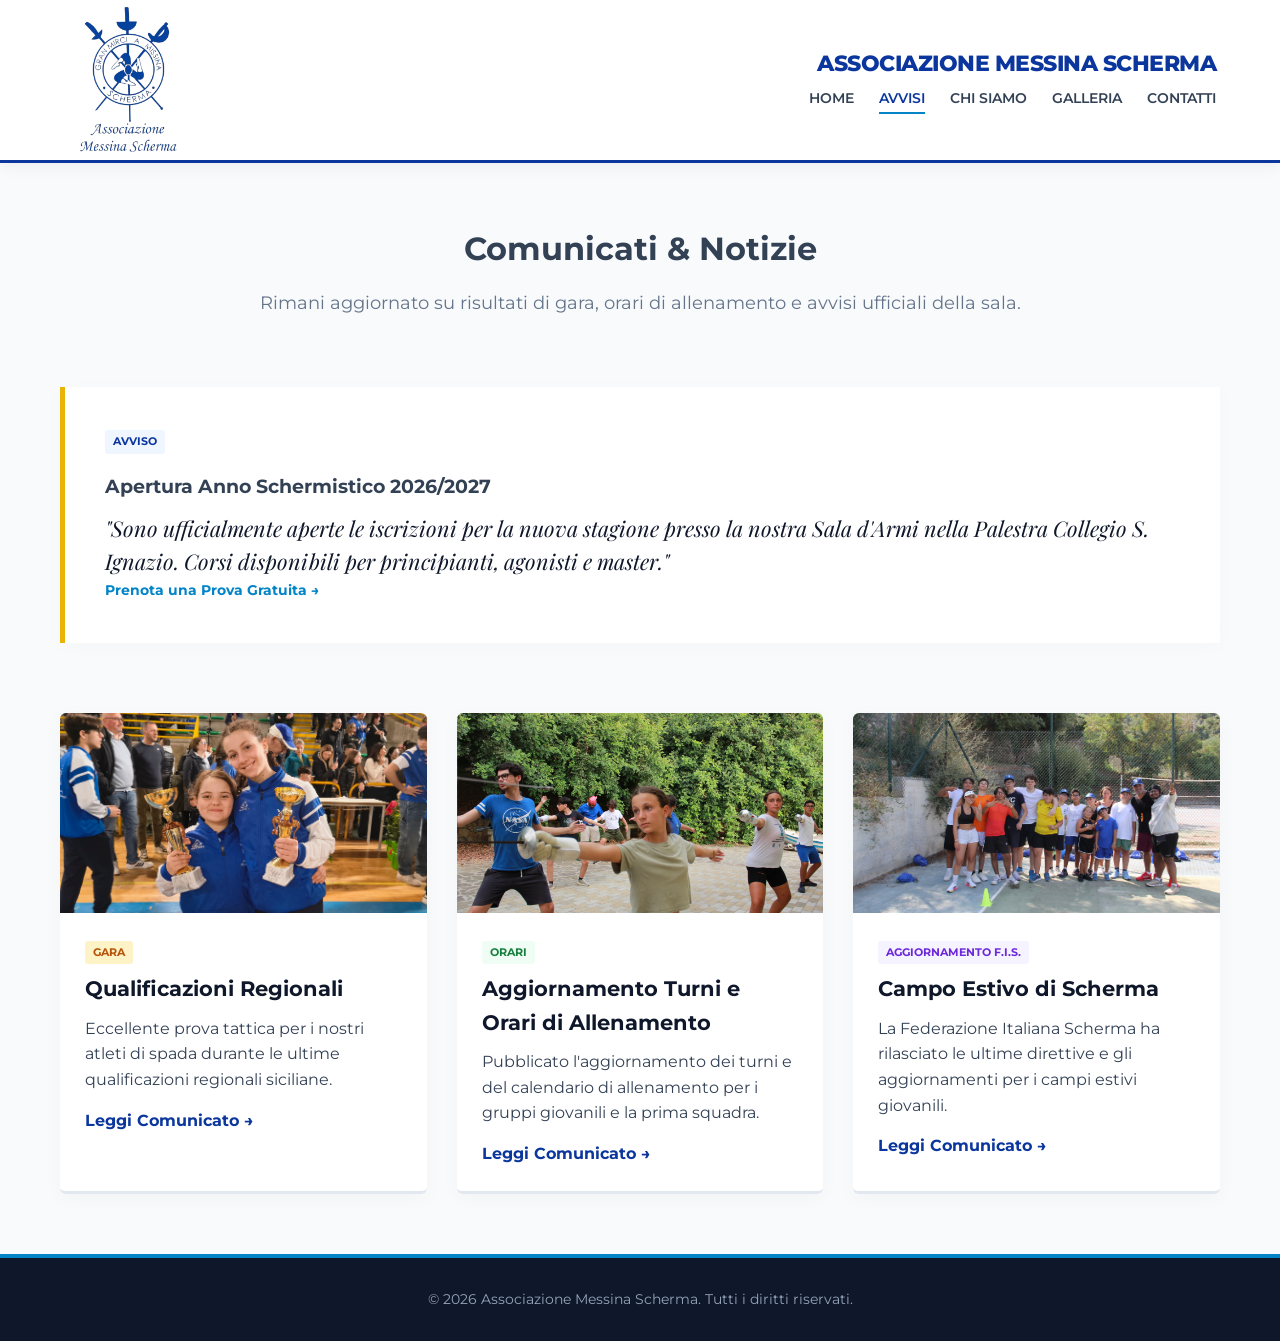
<file: announcement.html>
<!DOCTYPE html>
<html lang="it">
<head>
    <meta charset="UTF-8">
    <meta name="viewport" content="width=device-width, initial-scale=1.0">
    <title>Comunicati &amp; Notizie | ASSOCIAZIONE MESSINA SCHERMA</title>
    <link rel="stylesheet" href="look.css">
    <link rel="preconnect" href="https://fonts.googleapis.com">
    <link rel="preconnect" href="https://fonts.gstatic.com" crossorigin>
    <link href="https://fonts.googleapis.com/css2?family=Montserrat:wght@400;600;700;800&family=Playfair+Display:ital,wght@0,600;1,400&display=swap" rel="stylesheet">
</head>
<body>

    <nav>
        <a href="index.html" class="logo-link">
            <img src="logo.png" alt="Logo Associazione Messina Scherma" class="nav-logo">
        </a>
        <div class="nav-content">
            <div class="nav-title">Associazione Messina Scherma</div>
            <div class="nav-links">
                <a href="index.html">Home</a>
                <a href="announcement.html" class="active">Avvisi</a>
                <a href="about.html">Chi Siamo</a>
                <a href="gallery.html">Galleria</a>
                <a href="contact.html">Contatti</a>
            </div>
        </div>
    </nav>

    <main class="page-container">
        <header class="section-heading">
            <h1>Comunicati &amp; Notizie</h1>
            <p class="section-sub">Rimani aggiornato su risultati di gara, orari di allenamento e avvisi ufficiali della sala.</p>
        </header>

        <section class="institutional-callout">
            <div class="callout-content">
                <span class="badge tag-institutional">Avviso</span>
                <h3 style="font-family:'Montserrat'; font-style:normal; margin: 10px 0;">Apertura Anno Schermistico 2026/2027</h3>
                <p>"Sono ufficialmente aperte le iscrizioni per la nuova stagione presso la nostra Sala d'Armi nella Palestra Collegio S. Ignazio. Corsi disponibili per principianti, agonisti e master."</p>
                <a href="contact.html" style="color:var(--accent-sky); font-weight:700; text-decoration:none; font-size:0.9rem;">Prenota una Prova Gratuita &rarr;</a>
            </div>
        </section>

        <section class="discipline-grid">
            
            <article class="discipline-card">
                <div class="card-media-placeholder" id="media-news-1" style="background-image: url('news-qualificazioni.jpg'); background-size: cover; background-position: center;"></div>
                <div class="card-body">
                    <span class="badge tag-tournament">Gara</span>
                    <h3>Qualificazioni Regionali</h3>
                    <p>Eccellente prova tattica per i nostri atleti di spada durante le ultime qualificazioni regionali siciliane.</p>
                    <a href="newsregionalquali.html" style="display:inline-block; margin-top:15px; color:var(--primary-blue, #0056b3); font-weight:bold; text-decoration:none;">Leggi Comunicato &rarr;</a>
                </div>
            </article>

            <article class="discipline-card">
                <div class="card-media-placeholder" id="media-news-2" style="background-image: url('g20.JPG'); background-size: cover; background-position: center;"></div>
                <div class="card-body">
                    <span class="badge tag-schedule">Orari</span>
                    <h3>Aggiornamento Turni e Orari di Allenamento</h3>
                    <p>Pubblicato l'aggiornamento dei turni e del calendario di allenamento per i gruppi giovanili e la prima squadra.</p>
                    <a href="calenderyear2026-27.html" style="display:inline-block; margin-top:15px; color:var(--primary-blue, #0056b3); font-weight:bold; text-decoration:none;">Leggi Comunicato &rarr;</a>
                </div>
            </article>

            <article class="discipline-card">
                <div class="card-media-placeholder" id="media-news-3" style="background-image: url('news-summer\ camp.JPG'); background-size: cover; background-position: center;"></div>
                <div class="card-body">
                    <span class="badge tag-federal">Aggiornamento F.I.S.</span>
                    <h3>Campo Estivo di Scherma</h3>
                    <p>La Federazione Italiana Scherma ha rilasciato le ultime direttive e gli aggiornamenti per i campi estivi giovanili.</p>
                    <a href="summercapm20264.html" style="display:inline-block; margin-top:15px; color:var(--primary-blue, #0056b3); font-weight:bold; text-decoration:none;">Leggi Comunicato &rarr;</a>
                </div>
            </article>

        </section>
    </main>

    <footer>
        <p>&copy; 2026 Associazione Messina Scherma. Tutti i diritti riservati.</p>
    </footer>

</body>
</html>
</file>
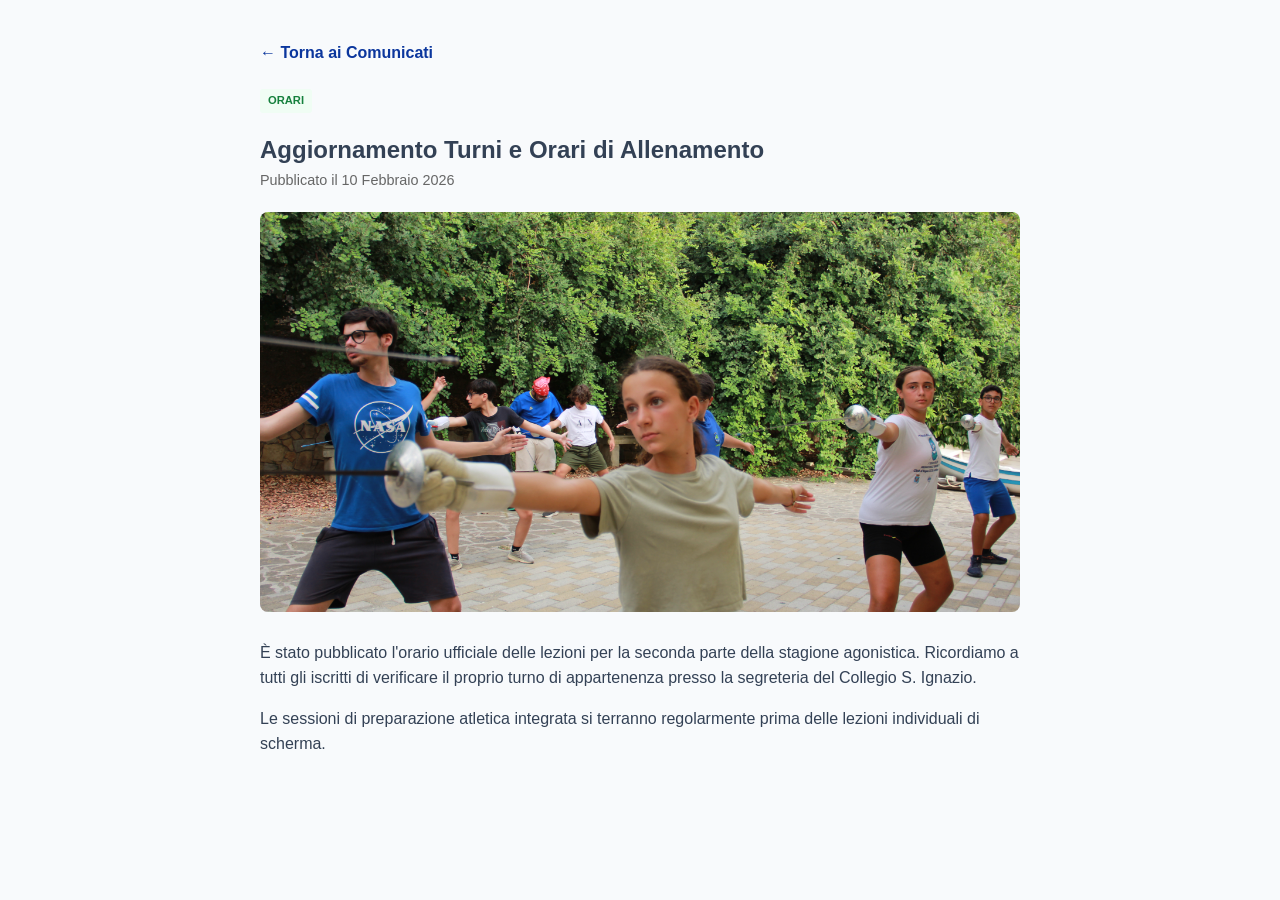
<file: calenderyear2026-27.html>
<!DOCTYPE html>
<html lang="it">
<head>
    <meta charset="UTF-8">
    <meta name="viewport" content="width=device-width, initial-scale=1.0">
    <title>Calendario Allenamenti - Messina Scherma</title>
    <link rel="stylesheet" href="look.css">
</head>
<body>
    <main class="page-container" style="padding-top: 40px; max-width: 800px; margin: 0 auto;">
        <a href="announcement.html" style="text-decoration:none; color:var(--primary-blue, #0056b3); font-weight:bold;">&larr; Torna ai Comunicati</a>
        <article style="margin-top: 20px;">
            <span class="badge tag-schedule">Orari</span>
            <h1 style="margin-top: 10px;">Aggiornamento Turni e Orari di Allenamento</h1>
            <p style="color: #666; font-size: 0.9rem;">Pubblicato il 10 Febbraio 2026</p>
            <img src="g20.JPG" alt="Calendario Allenamenti" style="width: 100%; border-radius: 8px; margin: 20px 0; max-height: 400px; object-fit: cover;">
            <p>È stato pubblicato l'orario ufficiale delle lezioni per la seconda parte della stagione agonistica. Ricordiamo a tutti gli iscritti di verificare il proprio turno di appartenenza presso la segreteria del Collegio S. Ignazio.</p>
            <p style="margin-top: 15px;">Le sessioni di preparazione atletica integrata si terranno regolarmente prima delle lezioni individuali di scherma.</p>
        </article>
    </main>
</body>
</html>
</file>
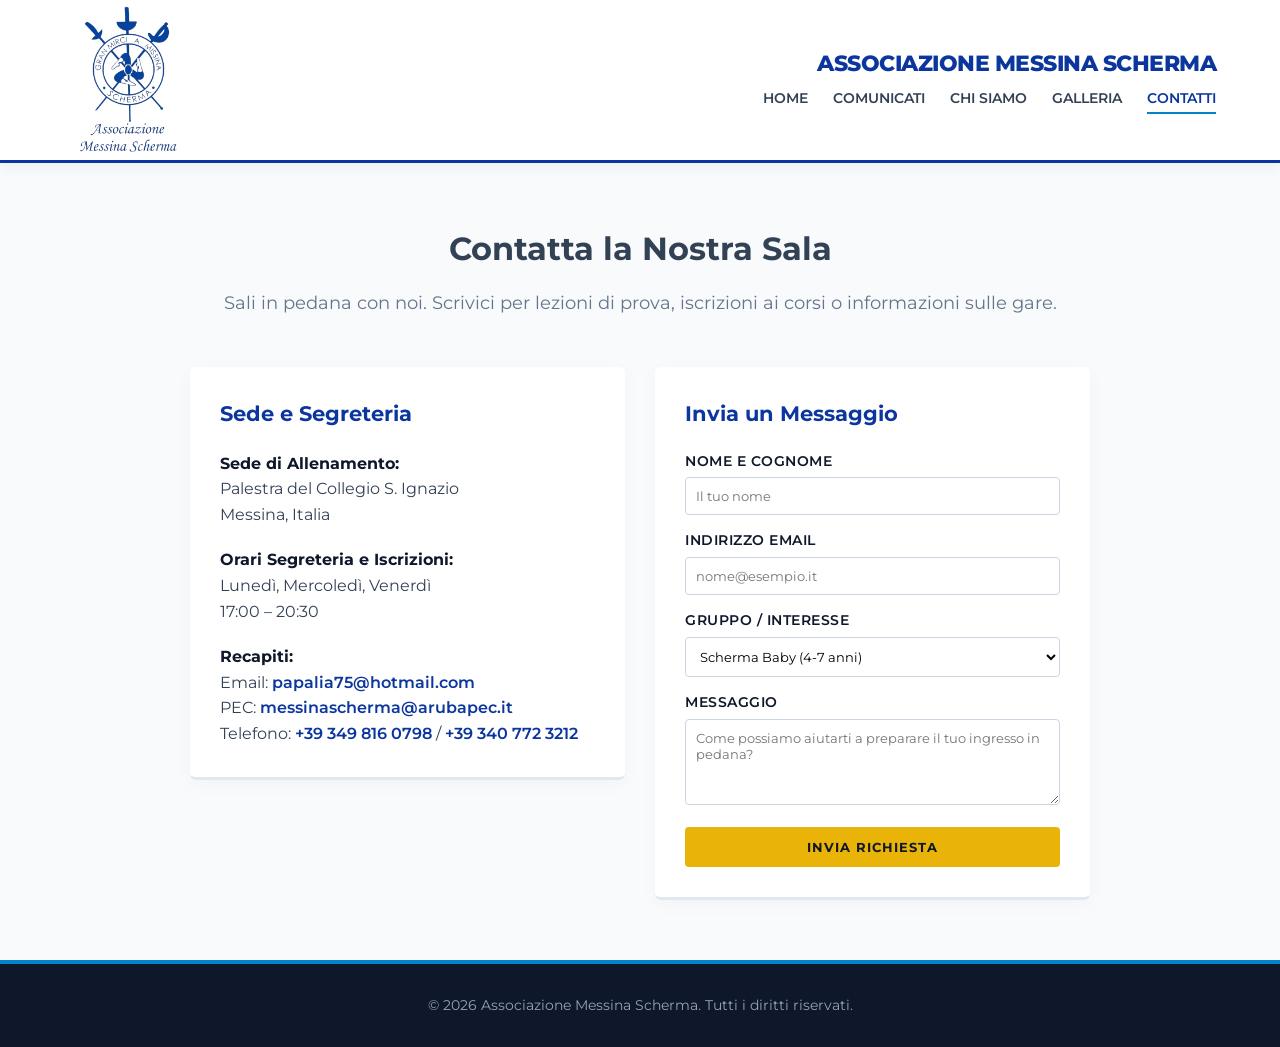
<file: contact.html>
<!DOCTYPE html>
<html lang="it">
<head>
    <meta charset="UTF-8">
    <meta name="viewport" content="width=device-width, initial-scale=1.0">
    <title>Contatti | ASSOCIAZIONE MESSINA SCHERMA</title>
    <link rel="stylesheet" href="look.css">
    <link rel="preconnect" href="https://fonts.googleapis.com">
    <link rel="preconnect" href="https://fonts.gstatic.com" crossorigin>
    <link href="https://fonts.googleapis.com/css2?family=Montserrat:wght@400;600;700;800&family=Playfair+Display:ital,wght@0,600;1,400&display=swap" rel="stylesheet">
    <style>
        /* Small layout optimizations for form interaction */
        .form-input:focus, .form-select:focus, .form-textarea:focus {
            outline: none;
            border-color: var(--primary-blue) !important;
            box-shadow: 0 0 0 3px rgba(30, 58, 138, 0.1);
        }
        .submit-btn:hover {
            background-color: var(--primary-blue) !important;
            color: white !important;
        }
    </style>
</head>
<body>

    <nav>
        <a href="index.html" class="logo-link">
            <img src="logo.png" alt="Logo Associazione Messina Scherma" class="nav-logo">
        </a>
        <div class="nav-content">
            <div class="nav-title">Associazione Messina Scherma</div>
            <div class="nav-links">
                <a href="index.html">Home</a>
                <a href="announcement.html">Comunicati</a>
                <a href="about.html">Chi Siamo</a>
                <a href="gallery.html">Galleria</a>
                <a href="contact.html" class="active">Contatti</a>
            </div>
        </div>
    </nav>

    <main class="page-container">
        <header class="section-heading">
            <h1>Contatta la Nostra Sala</h1>
            <p class="section-sub">Sali in pedana con noi. Scrivici per lezioni di prova, iscrizioni ai corsi o informazioni sulle gare.</p>
        </header>

        <section class="discipline-grid" style="grid-template-columns: repeat(auto-fit, minmax(300px, 1fr)); max-width: 900px; margin: 0 auto; gap: 30px;">
            
            <article class="discipline-card" style="text-align: left; align-self: start;">
                <div class="card-body" style="padding: 30px;">
                    <h3 style="color: var(--primary-blue); font-size: 1.3rem; margin-bottom: 20px; font-family: 'Montserrat', sans-serif; font-weight: 700;">Sede e Segreteria</h3>
                    
                    <p style="margin-bottom: 20px; line-height: 1.6; color: #334155;">
                        <strong style="color: var(--navy-dark);">Sede di Allenamento:</strong><br>
                        Palestra del Collegio S. Ignazio<br>
                        Messina, Italia
                    </p>

                    <p style="margin-bottom: 20px; line-height: 1.6; color: #334155;">
                        <strong style="color: var(--navy-dark);">Orari Segreteria e Iscrizioni:</strong><br>
                        Lunedì, Mercoledì, Venerdì<br>
                        17:00 – 20:30
                    </p>

                    <p style="line-height: 1.6; color: #334155;">
                        <strong style="color: var(--navy-dark);">Recapiti:</strong><br>
                        Email: <a href="mailto:papalia75@hotmail.com" style="color: var(--primary-blue); text-decoration: none; font-weight: 600;">papalia75@hotmail.com</a><br>
                        PEC: <a href="mailto:messinascherma@arubapec.it" style="color: var(--primary-blue); text-decoration: none; font-weight: 600;">messinascherma@arubapec.it</a><br>
                        Telefono: <a href="tel:+393498160798" style="color: var(--primary-blue); text-decoration: none; font-weight: 600;">+39 349 816 0798</a> / <a href="tel:+393407723212" style="color: var(--primary-blue); text-decoration: none; font-weight: 600;">+39 340 772 3212</a>
                    </p>
                </div>
            </article>

            <article class="discipline-card" style="text-align: left;">
                <div class="card-body" style="padding: 30px;">
                    <h3 style="color: var(--primary-blue); font-size: 1.3rem; margin-bottom: 20px; font-family: 'Montserrat', sans-serif; font-weight: 700;">Invia un Messaggio</h3>
                    
                    <form action="https://formspree.io/f/moedpanz" method="POST" style="display: flex; flex-direction: column; gap: 15px;">
                        <div>
                            <label style="display: block; font-size: 0.85rem; font-weight: 600; margin-bottom: 5px; text-transform: uppercase; color: var(--navy-dark); letter-spacing: 0.5px;">Nome e Cognome</label>
                            <input type="text" name="full_name" required placeholder="Il tuo nome" class="form-input" style="width: 100%; padding: 10px; border: 1px solid #cbd5e1; border-radius: 4px; font-family: inherit; box-sizing: border-box; transition: all 0.2s;">
                        </div>

                        <div>
                            <label style="display: block; font-size: 0.85rem; font-weight: 600; margin-bottom: 5px; text-transform: uppercase; color: var(--navy-dark); letter-spacing: 0.5px;">Indirizzo Email</label>
                            <input type="email" name="email" required placeholder="nome@esempio.it" class="form-input" style="width: 100%; padding: 10px; border: 1px solid #cbd5e1; border-radius: 4px; font-family: inherit; box-sizing: border-box; transition: all 0.2s;">
                        </div>

                        <div>
                            <label style="display: block; font-size: 0.85rem; font-weight: 600; margin-bottom: 5px; text-transform: uppercase; color: var(--navy-dark); letter-spacing: 0.5px;">Gruppo / Interesse</label>
                            <select name="weapon_group" class="form-select" style="width: 100%; padding: 10px; border: 1px solid #cbd5e1; border-radius: 4px; font-family: inherit; box-sizing: border-box; background: white; transition: all 0.2s;">
                                <option value="Scherma Baby (4-7 anni)">Scherma Baby (4-7 anni)</option>
                                <option value="Gruppi Giovanili Fioretto / Spada">Gruppi Giovanili Fioretto / Spada</option>
                                <option value="Agonisti Adulti / Master">Agonisti Adulti / Master</option>
                                <option value="Richiesta Istituzionale Generale">Richiesta Istituzionale Generale</option>
                            </select>
                        </div>

                        <div>
                            <label style="display: block; font-size: 0.85rem; font-weight: 600; margin-bottom: 5px; text-transform: uppercase; color: var(--navy-dark); letter-spacing: 0.5px;">Messaggio</label>
                            <textarea name="message" rows="4" required placeholder="Come possiamo aiutarti a preparare il tuo ingresso in pedana?" class="form-textarea" style="width: 100%; padding: 10px; border: 1px solid #cbd5e1; border-radius: 4px; font-family: inherit; box-sizing: border-box; resize: vertical; transition: all 0.2s;"></textarea>
                        </div>

                        <button type="submit" class="submit-btn" style="background-color: var(--accent-gold); color: var(--navy-dark); font-weight: 700; border: none; padding: 12px; border-radius: 4px; cursor: pointer; text-transform: uppercase; letter-spacing: 1px; transition: all 0.2s; font-family: 'Montserrat', sans-serif;">
                            Invia Richiesta
                        </button>
                    </form>
                </div>
            </article>

        </section>
    </main>

    <footer>
        <p>&copy; 2026 Associazione Messina Scherma. Tutti i diritti riservati.</p>
    </footer>

</body>
</html>
</file>
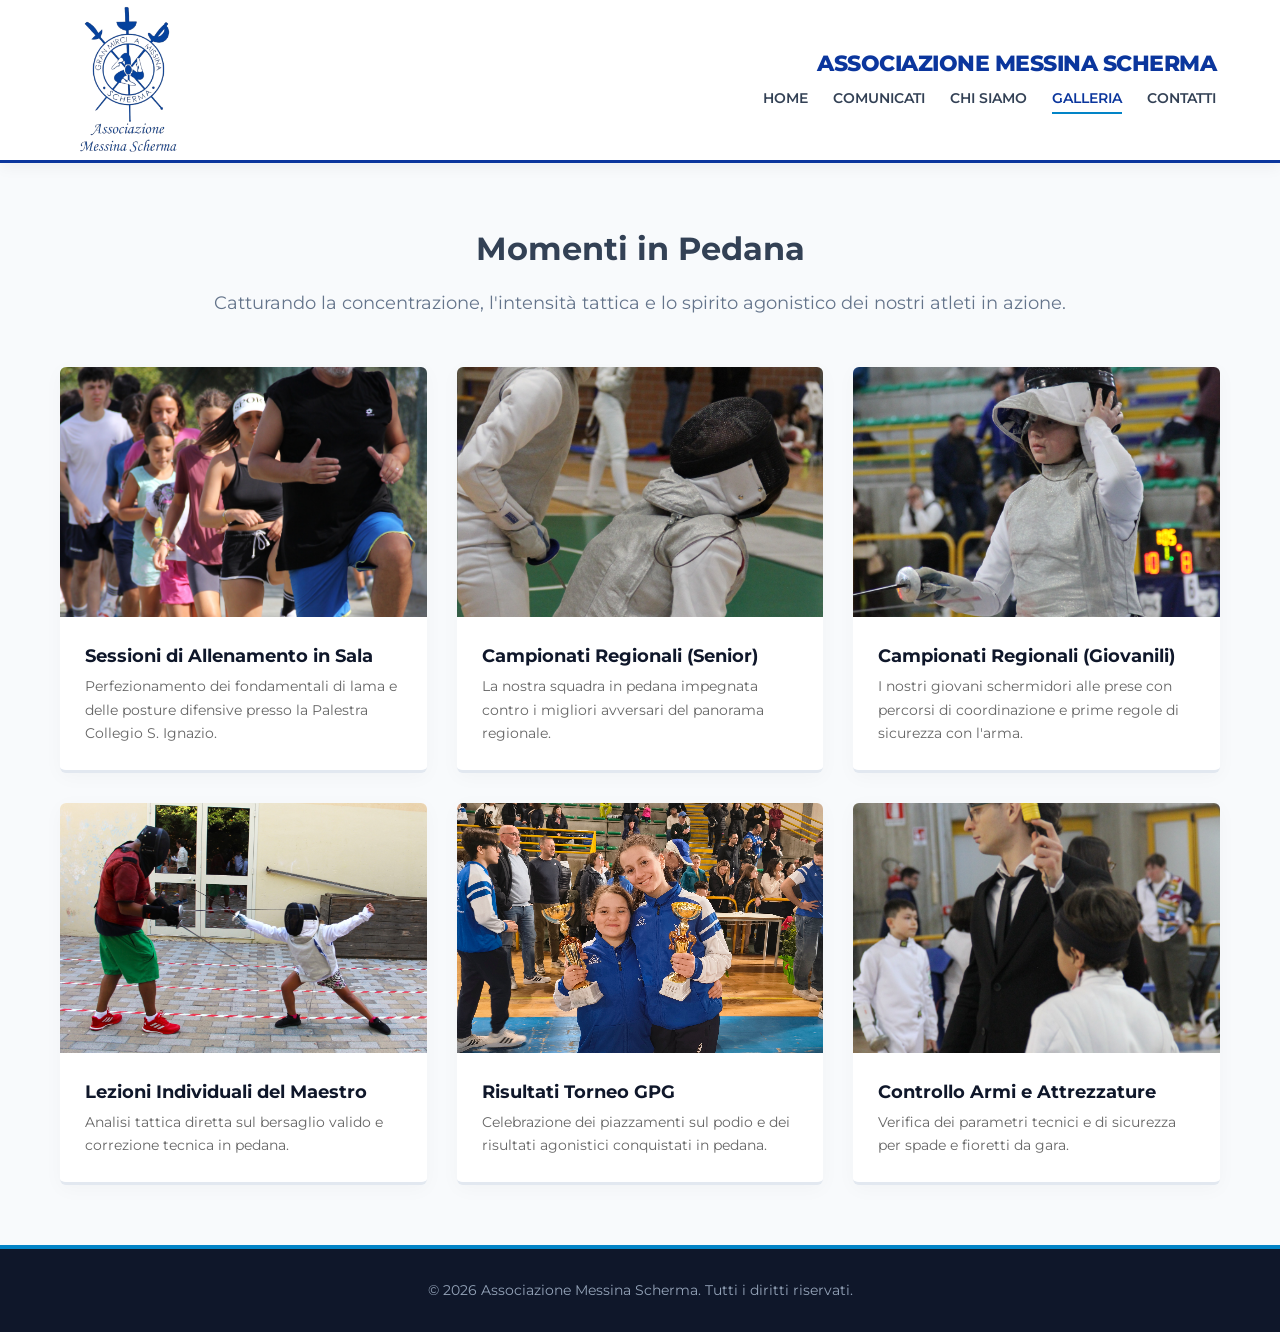
<file: gallery.html>
<!DOCTYPE html>
<html lang="it">
<head>
    <meta charset="UTF-8">
    <meta name="viewport" content="width=device-width, initial-scale=1.0">
    <title>Galleria | ASSOCIAZIONE MESSINA SCHERMA</title>
    <link rel="stylesheet" href="look.css">
    <link rel="preconnect" href="https://fonts.googleapis.com">
    <link rel="preconnect" href="https://fonts.gstatic.com" crossorigin>
    <link href="https://fonts.googleapis.com/css2?family=Montserrat:wght@400;600;700;800&family=Playfair+Display:ital,wght@0,600;1,400&display=swap" rel="stylesheet">
</head>
<body>

    <nav>
        <a href="index.html" class="logo-link">
            <img src="logo.png" alt="Logo Associazione Messina Scherma" class="nav-logo">
        </a>
        <div class="nav-content">
            <div class="nav-title">Associazione Messina Scherma</div>
            <div class="nav-links">
                <a href="index.html">Home</a>
                <a href="announcement.html">Comunicati</a>
                <a href="about.html">Chi Siamo</a>
                <a href="gallery.html" class="active">Galleria</a>
                <a href="contact.html">Contatti</a>
            </div>
        </div>
    </nav>

    <main class="page-container">
        <header class="section-heading">
            <h1>Momenti in Pedana</h1>
            <p class="section-sub">Catturando la concentrazione, l'intensità tattica e lo spirito agonistico dei nostri atleti in azione.</p>
        </header>

        <section class="discipline-grid">
            
            <!-- Sub-Gallery 1: Salle Training -->
            <a href="galleryhall.html" style="text-decoration: none; color: inherit; display: block;">
                <article class="discipline-card">
                    <div class="card-media-placeholder" style="background-image: url('g13.JPG'); height: 250px;"></div>
                    <div class="card-body">
                        <h3 style="font-size: 1.1rem; margin-bottom: 5px;">Sessioni di Allenamento in Sala</h3>
                        <p style="font-size: 0.9rem; color: #666;">Perfezionamento dei fondamentali di lama e delle posture difensive presso la Palestra Collegio S. Ignazio.</p>
                    </div>
                </article>
            </a>

            <!-- Sub-Gallery 2: Senior Regional -->
            <a href="gallerysenior.html" style="text-decoration: none; color: inherit; display: block;">
                <article class="discipline-card">
                    <div class="card-media-placeholder" style="background-image: url('g3.JPG'); height: 250px;"></div>
                    <div class="card-body">
                        <h3 style="font-size: 1.1rem; margin-bottom: 5px;">Campionati Regionali (Senior)</h3>
                        <p style="font-size: 0.9rem; color: #666;">La nostra squadra in pedana impegnata contro i migliori avversari del panorama regionale.</p>
                    </div>
                </article>
            </a>

            <!-- Sub-Gallery 3: Junior Regional -->
            <a href="galleryjunior.html" style="text-decoration: none; color: inherit; display: block;">
                <article class="discipline-card">
                    <div class="card-media-placeholder" style="background-image: url('g5.JPG'); height: 250px;"></div>
                    <div class="card-body">
                        <h3 style="font-size: 1.1rem; margin-bottom: 5px;">Campionati Regionali (Giovanili)</h3>
                        <p style="font-size: 0.9rem; color: #666;">I nostri giovani schermidori alle prese con percorsi di coordinazione e prime regole di sicurezza con l'arma.</p>
                    </div>
                </article>
            </a>

            <!-- Sub-Gallery 4: Master Lessons -->
            <a href="gallery-master.html" style="text-decoration: none; color: inherit; display: block;">
                <article class="discipline-card">
                    <div class="card-media-placeholder" style="background-image: url('g4.JPG'); height: 250px;"></div>
                    <div class="card-body">
                        <h3 style="font-size: 1.1rem; margin-bottom: 5px;">Lezioni Individuali del Maestro</h3>
                        <p style="font-size: 0.9rem; color: #666;">Analisi tattica diretta sul bersaglio valido e correzione tecnica in pedana.</p>
                    </div>
                </article>
            </a>

            <!-- Sub-Gallery 5: GPG Tournament -->
            <a href="gallery-gpg.html" style="text-decoration: none; color: inherit; display: block;">
                <article class="discipline-card">
                    <div class="card-media-placeholder" style="background-image: url('news-qualificazioni.jpg'); height: 250px;"></div>
                    <div class="card-body">
                        <h3 style="font-size: 1.1rem; margin-bottom: 5px;">Risultati Torneo GPG</h3>
                        <p style="font-size: 0.9rem; color: #666;">Celebrazione dei piazzamenti sul podio e dei risultati agonistici conquistati in pedana.</p>
                    </div>
                </article>
            </a>

            <!-- Sub-Gallery 6: Gear Inspections -->
            <a href="gallery-gear.html" style="text-decoration: none; color: inherit; display: block;">
                <article class="discipline-card">
                    <div class="card-media-placeholder" style="background-image: url('g6.JPG'); height: 250px;"></div>
                    <div class="card-body">
                        <h3 style="font-size: 1.1rem; margin-bottom: 5px;">Controllo Armi e Attrezzature</h3>
                        <p style="font-size: 0.9rem; color: #666;">Verifica dei parametri tecnici e di sicurezza per spade e fioretti da gara.</p>
                    </div>
                </article>
            </a>

        </section>
    </main>

    <footer>
        <p>&copy; 2026 Associazione Messina Scherma. Tutti i diritti riservati.</p>
    </footer>

</body>
</html>
</file>
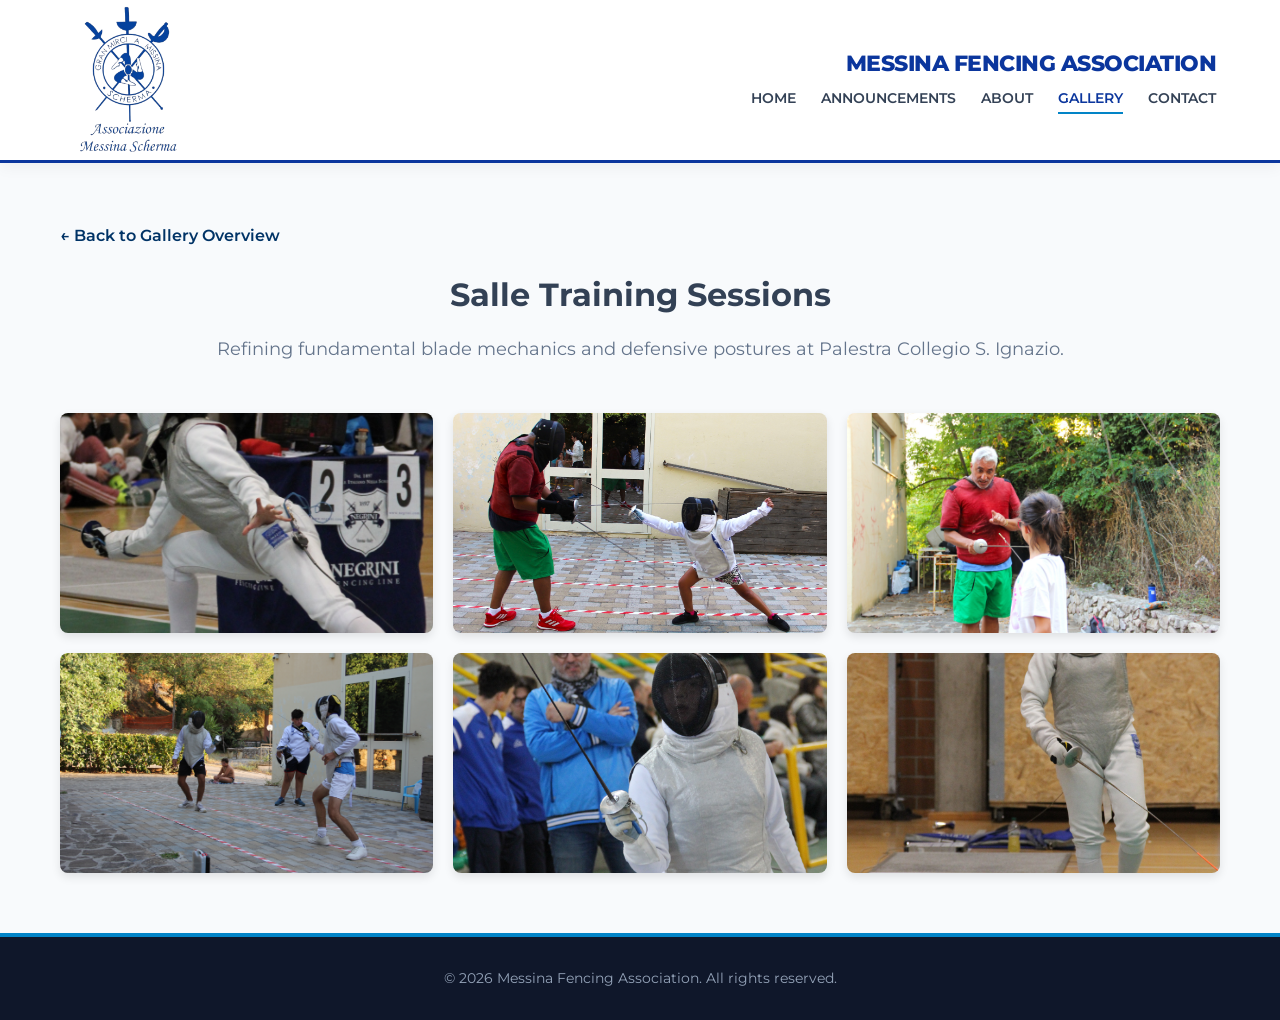
<file: galleryhall.html>
<!DOCTYPE html>
<html lang="en">
<head>
    <meta charset="UTF-8">
    <meta name="viewport" content="width=device-width, initial-scale=1.0">
    <title>Salle Training Sessions | ASSOCIAZIONE MESSINA SCHERMA</title>
    <link rel="stylesheet" href="look.css">
    <link rel="preconnect" href="https://fonts.googleapis.com">
    <link rel="preconnect" href="https://fonts.gstatic.com" crossorigin>
    <link href="https://fonts.googleapis.com/css2?family=Montserrat:wght@400;600;700;800&family=Playfair+Display:ital,wght@0,600;1,400&display=swap" rel="stylesheet">
    <style>
        .photo-matrix {
            display: grid;
            grid-template-columns: repeat(auto-fill, minmax(280px, 1fr));
            gap: 20px;
            margin: 30px 0;
        }
        .photo-item {
            width: 100%;
            height: 220px;
            object-fit: cover;
            border-radius: 8px;
            box-shadow: 0 4px 10px rgba(0,0,0,0.1);
            transition: transform 0.3s ease;
        }
        .photo-item:hover {
            transform: scale(1.03);
        }
        .back-btn {
            display: inline-block;
            margin-bottom: 20px;
            color: #003366;
            text-decoration: none;
            font-weight: 600;
        }
    </style>
</head>
<body>

    <nav>
        <a href="index.html" class="logo-link">
            <img src="logo.png" alt="Messina Fencing Association logo" class="nav-logo">
        </a>
        <div class="nav-content">
            <div class="nav-title">Messina Fencing Association</div>
            <div class="nav-links">
                <a href="index.html">Home</a>
                <a href="announcement.html">Announcements</a>
                <a href="about.html">About</a>
                <a href="gallery.html" class="active">Gallery</a>
                <a href="contact.html">Contact</a>
            </div>
        </div>
    </nav>

    <main class="page-container">
        <a href="gallery.html" class="back-btn">← Back to Gallery Overview</a>
        
        <header class="section-heading">
            <h1>Salle Training Sessions</h1>
            <p class="section-sub">Refining fundamental blade mechanics and defensive postures at Palestra Collegio S. Ignazio.</p>
        </header>

        <!-- Sub-Gallery Image Grid -->
        <div class="photo-matrix">
            <img src="g2.JPG" alt="Training Session 1" class="photo-item">
            <img src="g4.JPG" alt="Training Session 2" class="photo-item">
            <img src="g9.JPG" alt="Foil Mechanics" class="photo-item">
            <img src="g10.JPG" alt="Epee Footwork" class="photo-item">
            <img src="g11.JPG" alt="Youth Drills" class="photo-item">
            <img src="g12.JPG" alt="Gear Prep" class="photo-item">
        </div>
    </main>

    <footer>
        <p>&copy; 2026 Messina Fencing Association. All rights reserved.</p>
    </footer>

</body>
</html>
</file>
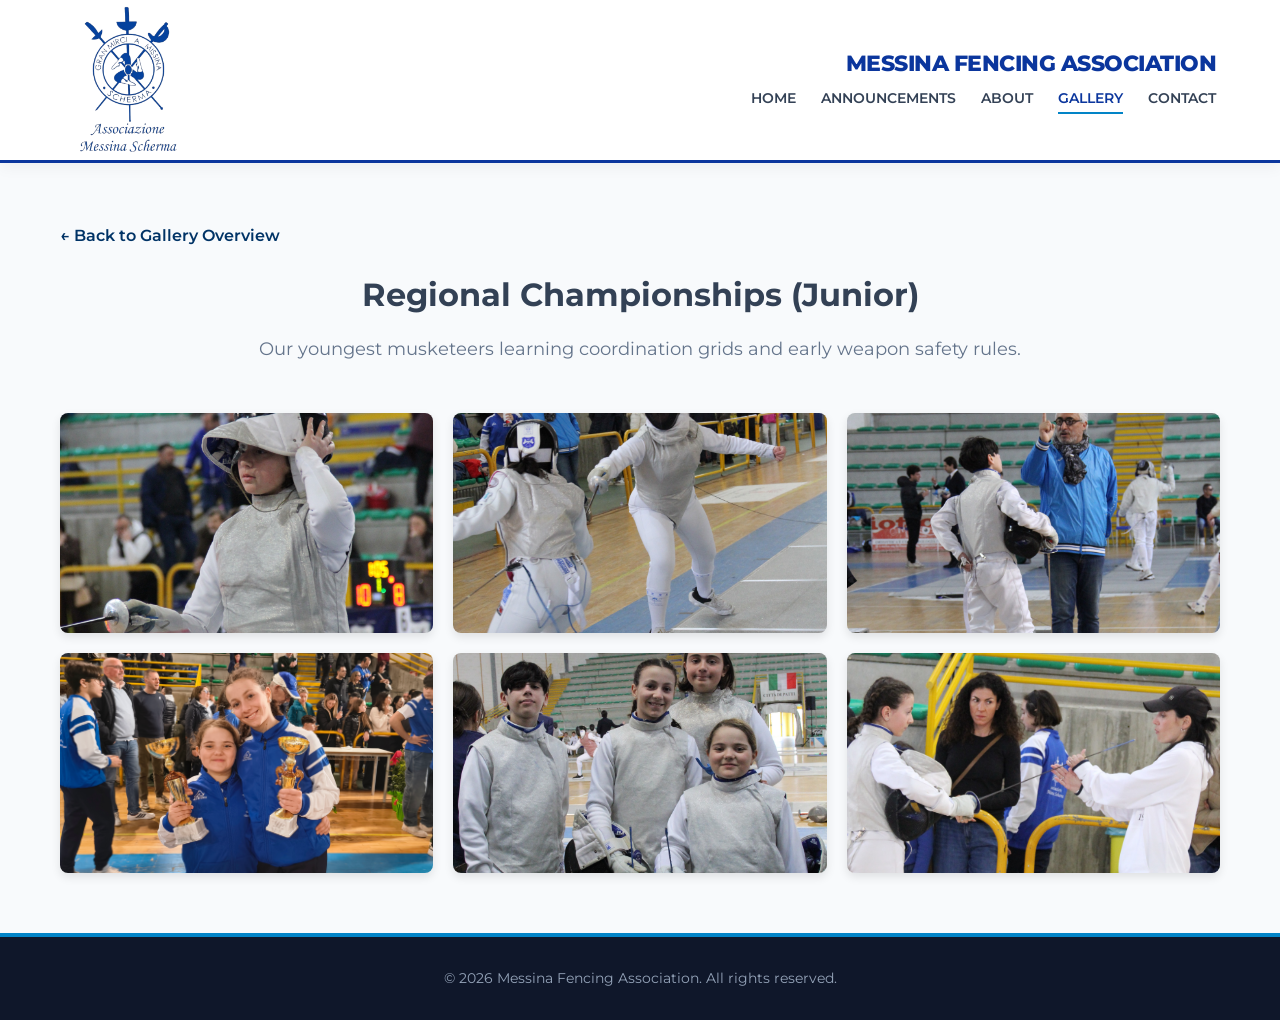
<file: galleryjunior.html>
<!DOCTYPE html>
<html lang="en">
<head>
    <meta charset="UTF-8">
    <meta name="viewport" content="width=device-width, initial-scale=1.0">
    <title>Regional Championships (Junior) | ASSOCIAZIONE MESSINA SCHERMA</title>
    <link rel="stylesheet" href="look.css">
    <link rel="preconnect" href="https://fonts.googleapis.com">
    <link rel="preconnect" href="https://fonts.gstatic.com" crossorigin>
    <link href="https://fonts.googleapis.com/css2?family=Montserrat:wght@400;600;700;800&family=Playfair+Display:ital,wght@0,600;1,400&display=swap" rel="stylesheet">
    <style>
        .photo-matrix {
            display: grid;
            grid-template-columns: repeat(auto-fill, minmax(280px, 1fr));
            gap: 20px;
            margin: 30px 0;
        }
        .photo-item {
            width: 100%;
            height: 220px;
            object-fit: cover;
            border-radius: 8px;
            box-shadow: 0 4px 10px rgba(0,0,0,0.1);
            transition: transform 0.3s ease;
        }
        .photo-item:hover {
            transform: scale(1.03);
        }
        .back-btn {
            display: inline-block;
            margin-bottom: 20px;
            color: #003366;
            text-decoration: none;
            font-weight: 600;
        }
    </style>
</head>
<body>

    <nav>
        <a href="index.html" class="logo-link">
            <img src="logo.png" alt="Messina Fencing Association logo" class="nav-logo">
        </a>
        <div class="nav-content">
            <div class="nav-title">Messina Fencing Association</div>
            <div class="nav-links">
                <a href="index.html">Home</a>
                <a href="announcement.html">Announcements</a>
                <a href="about.html">About</a>
                <a href="gallery.html" class="active">Gallery</a>
                <a href="contact.html">Contact</a>
            </div>
        </div>
    </nav>

    <main class="page-container">
        <a href="gallery.html" class="back-btn">← Back to Gallery Overview</a>
        
        <header class="section-heading">
            <h1>Regional Championships (Junior)</h1>
            <p class="section-sub">Our youngest musketeers learning coordination grids and early weapon safety rules.</p>
        </header>

        <div class="photo-matrix">
            <img src="g5.JPG" alt="Junior Athlete Action 1" class="photo-item">
            <img src="g17.JPG" alt="Junior Footwork Grid" class="photo-item">
            <img src="g18.JPG" alt="Youth Blade Drills" class="photo-item">
            <img src="news-qualificazioni.jpg" alt="Junior Strip Match" class="photo-item">
            <img src="youth.JPG" alt="Tactical Preparation" class="photo-item">
            <img src="g19.JPG" alt="Junior Squad Group" class="photo-item">
        </div>
    </main>

    <footer>
        <p>&copy; 2026 Messina Fencing Association. All rights reserved.</p>
    </footer>

</body>
</html>
</file>
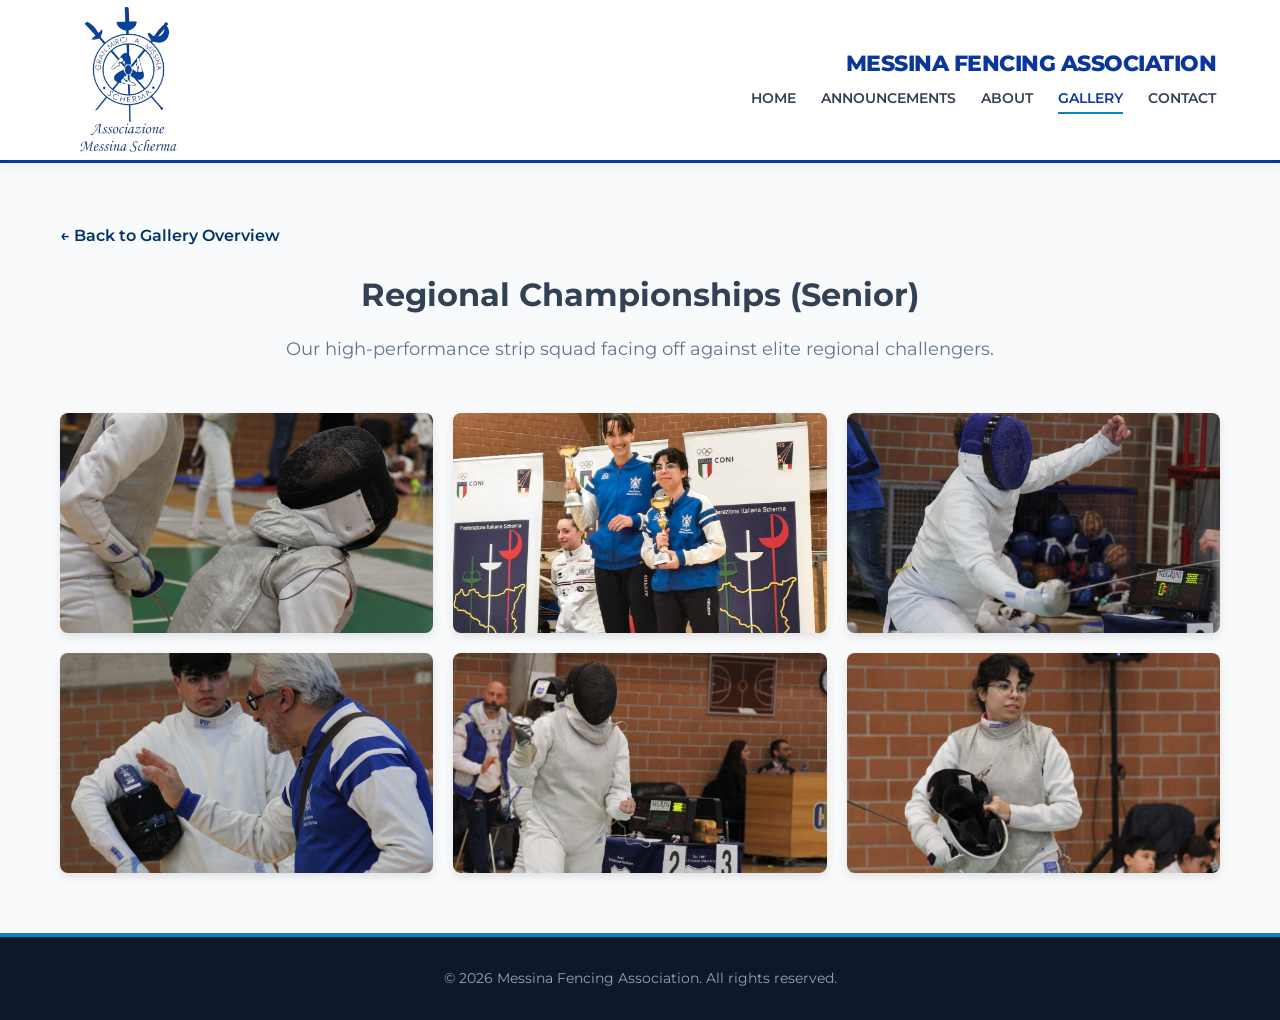
<file: gallerysenior.html>
<!DOCTYPE html>
<html lang="en">
<head>
    <meta charset="UTF-8">
    <meta name="viewport" content="width=device-width, initial-scale=1.0">
    <title>Regional Championships (Senior) | ASSOCIAZIONE MESSINA SCHERMA</title>
    <link rel="stylesheet" href="look.css">
    <link rel="preconnect" href="https://fonts.googleapis.com">
    <link rel="preconnect" href="https://fonts.gstatic.com" crossorigin>
    <link href="https://fonts.googleapis.com/css2?family=Montserrat:wght@400;600;700;800&family=Playfair+Display:ital,wght@0,600;1,400&display=swap" rel="stylesheet">
    <style>
        .photo-matrix {
            display: grid;
            grid-template-columns: repeat(auto-fill, minmax(280px, 1fr));
            gap: 20px;
            margin: 30px 0;
        }
        .photo-item {
            width: 100%;
            height: 220px;
            object-fit: cover;
            border-radius: 8px;
            box-shadow: 0 4px 10px rgba(0,0,0,0.1);
            transition: transform 0.3s ease;
        }
        .photo-item:hover {
            transform: scale(1.03);
        }
        .back-btn {
            display: inline-block;
            margin-bottom: 20px;
            color: #003366;
            text-decoration: none;
            font-weight: 600;
        }
    </style>
</head>
<body>

    <nav>
        <a href="index.html" class="logo-link">
            <img src="logo.png" alt="Messina Fencing Association logo" class="nav-logo">
        </a>
        <div class="nav-content">
            <div class="nav-title">Messina Fencing Association</div>
            <div class="nav-links">
                <a href="index.html">Home</a>
                <a href="announcement.html">Announcements</a>
                <a href="about.html">About</a>
                <a href="gallery.html" class="active">Gallery</a>
                <a href="contact.html">Contact</a>
            </div>
        </div>
    </nav>

    <main class="page-container">
        <a href="gallery.html" class="back-btn">← Back to Gallery Overview</a>
        
        <header class="section-heading">
            <h1>Regional Championships (Senior)</h1>
            <p class="section-sub">Our high-performance strip squad facing off against elite regional challengers.</p>
        </header>

        <div class="photo-matrix">
            <img src="g3.JPG" alt="Senior Regional Bout 1" class="photo-item">
            <img src="news-qualificazione senior.jpeg" alt="Senior Regional Bout 2" class="photo-item">
            <img src="g1.JPG" alt="Piste Warmup" class="photo-item">
            <img src="g14.JPG" alt="Tactical Consultation" class="photo-item">
            <img src="g15.JPG" alt="Strip Action" class="photo-item">
            <img src="g16.JPG" alt="Post Match" class="photo-item">
        </div>
    </main>

    <footer>
        <p>&copy; 2026 Messina Fencing Association. All rights reserved.</p>
    </footer>

</body>
</html>
</file>
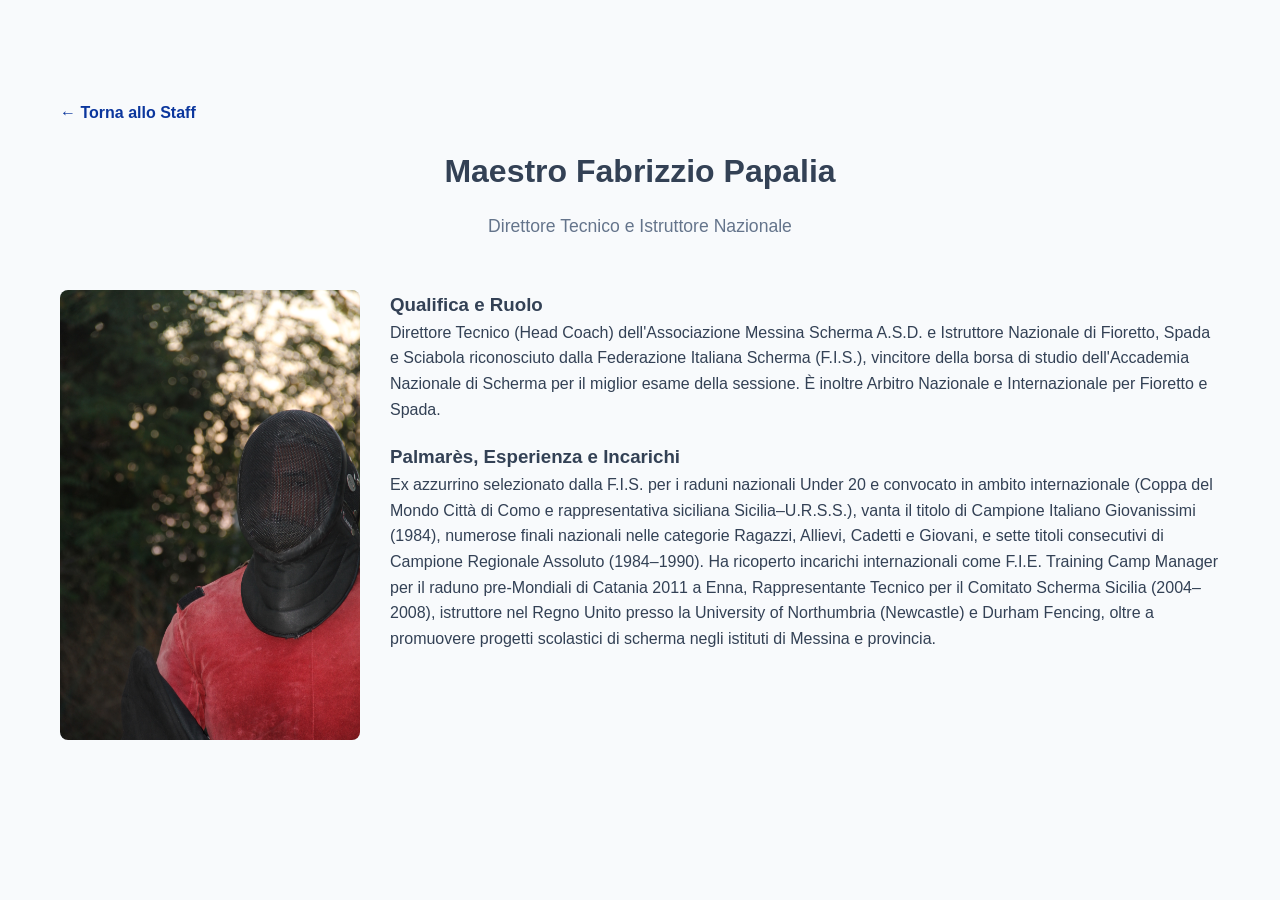
<file: maestrofabri.html>
<!DOCTYPE html>
<html lang="en">
<head>
    <meta charset="UTF-8">
    <meta name="viewport" content="width=device-width, initial-scale=1.0">
    <title>Maestro Fabrizzio Papalia - Messina Scherma</title>
    <link rel="stylesheet" href="look.css">
</head>
<body>
    <main class="page-container" style="padding-top: 40px;">
        <a href="about.html" style="text-decoration:none; color:var(--primary-blue); font-weight:bold;">&larr; Torna allo Staff</a>
        <header class="section-heading" style="margin-top:20px;">
            <h1>Maestro Fabrizzio Papalia</h1>
            <p class="section-sub">Direttore Tecnico e Istruttore Nazionale</p>
        </header>
        <section class="profile-detail" style="display:flex; gap:30px; margin-top:30px; align-items:flex-start;">
            <img src="staff-master.JPG" alt="Maestro Fabrizzio Papalia" style="width:300px; border-radius:8px; object-fit:cover;">
            <div>
                <h3>Qualifica e Ruolo</h3>
                <p>Direttore Tecnico (Head Coach) dell'Associazione Messina Scherma A.S.D. e Istruttore Nazionale di Fioretto, Spada e Sciabola riconosciuto dalla Federazione Italiana Scherma (F.I.S.), vincitore della borsa di studio dell'Accademia Nazionale di Scherma per il miglior esame della sessione. È inoltre Arbitro Nazionale e Internazionale per Fioretto e Spada.</p>
                <h3 style="margin-top:20px;">Palmarès, Esperienza e Incarichi</h3>
                <p>Ex azzurrino selezionato dalla F.I.S. per i raduni nazionali Under 20 e convocato in ambito internazionale (Coppa del Mondo Città di Como e rappresentativa siciliana Sicilia–U.R.S.S.), vanta il titolo di Campione Italiano Giovanissimi (1984), numerose finali nazionali nelle categorie Ragazzi, Allievi, Cadetti e Giovani, e sette titoli consecutivi di Campione Regionale Assoluto (1984–1990). Ha ricoperto incarichi internazionali come F.I.E. Training Camp Manager per il raduno pre-Mondiali di Catania 2011 a Enna, Rappresentante Tecnico per il Comitato Scherma Sicilia (2004–2008), istruttore nel Regno Unito presso la University of Northumbria (Newcastle) e Durham Fencing, oltre a promuovere progetti scolastici di scherma negli istituti di Messina e provincia.</p>
            </div>
        </section>
    </main>
</body>
</html>
</file>
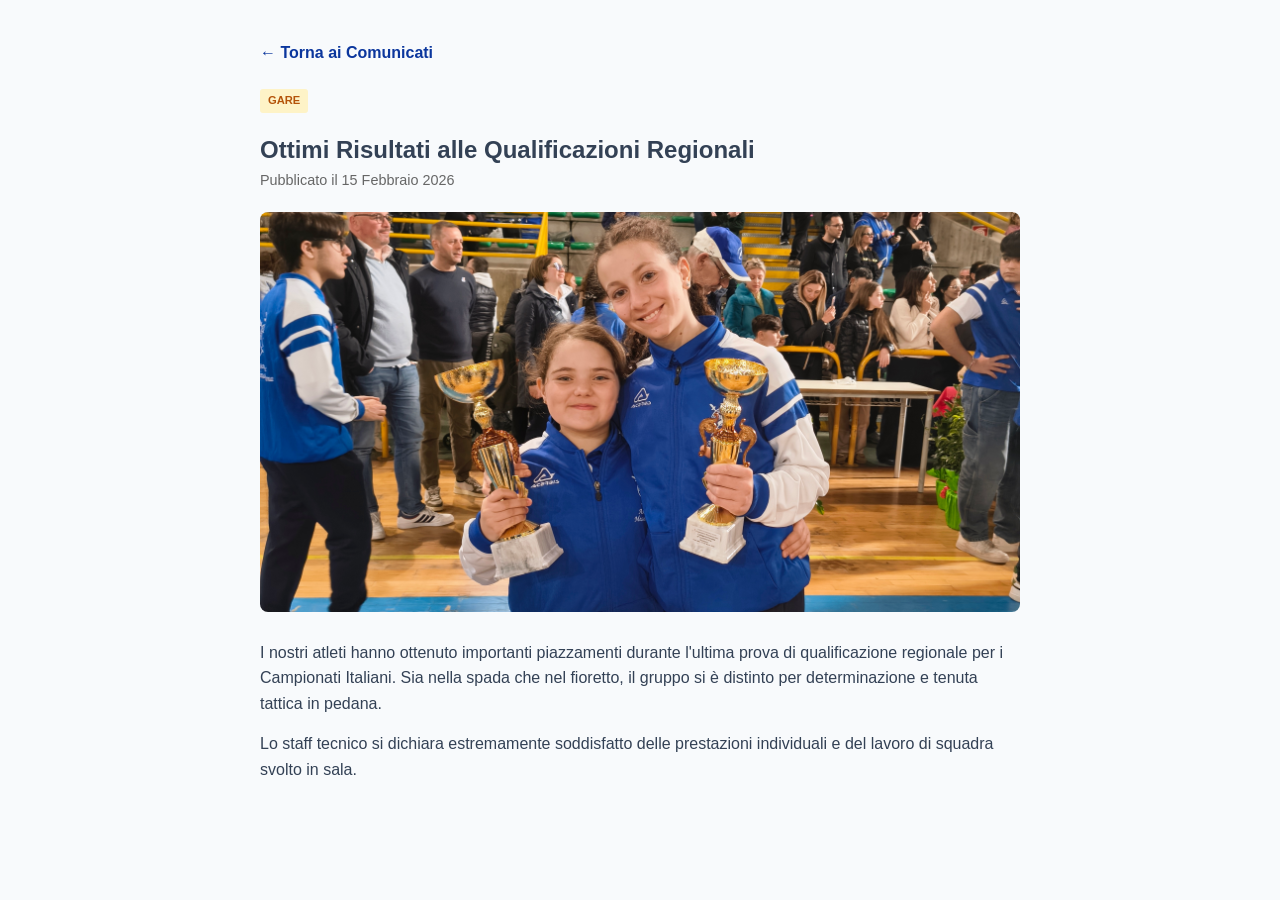
<file: newsregionalquali.html>
<!DOCTYPE html>
<html lang="it">
<head>
    <meta charset="UTF-8">
    <meta name="viewport" content="width=device-width, initial-scale=1.0">
    <title>Qualificazioni Regionali - Messina Scherma</title>
    <link rel="stylesheet" href="look.css">
</head>
<body>
    <main class="page-container" style="padding-top: 40px; max-width: 800px; margin: 0 auto;">
        <a href="announcement.html" style="text-decoration:none; color:var(--primary-blue, #0056b3); font-weight:bold;">&larr; Torna ai Comunicati</a>
        <article style="margin-top: 20px;">
            <span class="badge tag-tournament">Gare</span>
            <h1 style="margin-top: 10px;">Ottimi Risultati alle Qualificazioni Regionali</h1>
            <p style="color: #666; font-size: 0.9rem;">Pubblicato il 15 Febbraio 2026</p>
            <img src="news-qualificazioni.jpg" alt="Qualificazioni Regionali" style="width: 100%; border-radius: 8px; margin: 20px 0; max-height: 400px; object-fit: cover;">
            <p>I nostri atleti hanno ottenuto importanti piazzamenti durante l'ultima prova di qualificazione regionale per i Campionati Italiani. Sia nella spada che nel fioretto, il gruppo si è distinto per determinazione e tenuta tattica in pedana.</p>
            <p style="margin-top: 15px;">Lo staff tecnico si dichiara estremamente soddisfatto delle prestazioni individuali e del lavoro di squadra svolto in sala.</p>
        </article>
    </main>
</body>
</html>
</file>
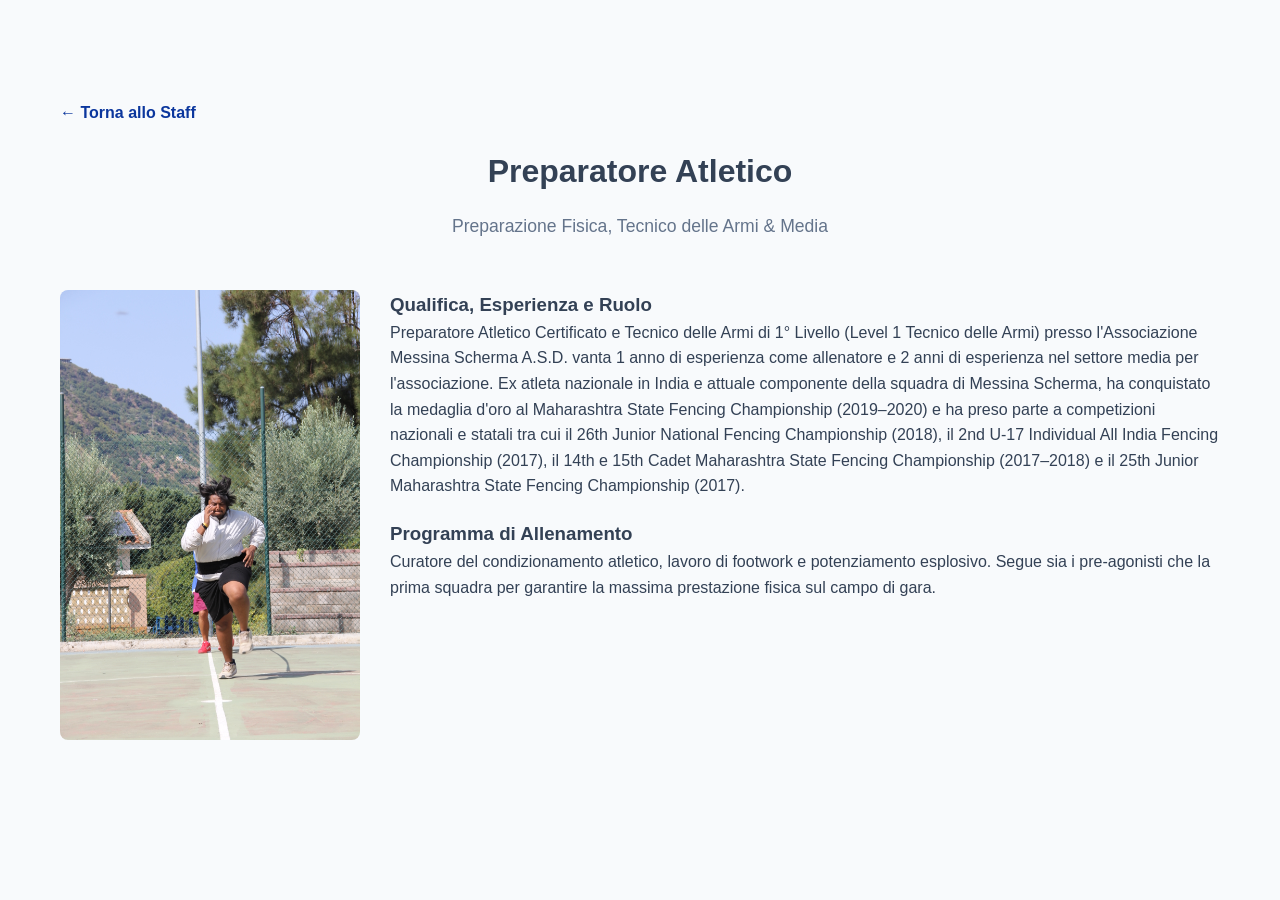
<file: S&Ccoachaddy.html>
<!DOCTYPE html>
<html lang="it">
<head>
    <meta charset="UTF-8">
    <meta name="viewport" content="width=device-width, initial-scale=1.0">
    <title>Preparatore Atletico - Messina Scherma</title>
    <link rel="stylesheet" href="look.css">
</head>
<body>
    <main class="page-container" style="padding-top: 40px;">
        <a href="about.html" style="text-decoration:none; color:var(--primary-blue); font-weight:bold;">&larr; Torna allo Staff</a>
        <header class="section-heading" style="margin-top:20px;">
            <h1>Preparatore Atletico</h1>
            <p class="section-sub">Preparazione Fisica, Tecnico delle Armi & Media</p>
        </header>
        <section class="profile-detail" style="display:flex; gap:30px; margin-top:30px; align-items:flex-start;">
            <img src="staff-prep.JPG" alt="Preparatore Atletico" style="width:300px; border-radius:8px; object-fit:cover;">
            <div>
                <h3>Qualifica, Esperienza e Ruolo</h3>
                <p>Preparatore Atletico Certificato e Tecnico delle Armi di 1° Livello (Level 1 Tecnico delle Armi) presso l'Associazione Messina Scherma A.S.D. vanta 1 anno di esperienza come allenatore e 2 anni di esperienza nel settore media per l'associazione. Ex atleta nazionale in India e attuale componente della squadra di Messina Scherma, ha conquistato la medaglia d'oro al Maharashtra State Fencing Championship (2019–2020) e ha preso parte a competizioni nazionali e statali tra cui il 26th Junior National Fencing Championship (2018), il 2nd U-17 Individual All India Fencing Championship (2017), il 14th e 15th Cadet Maharashtra State Fencing Championship (2017–2018) e il 25th Junior Maharashtra State Fencing Championship (2017).</p>
                <h3 style="margin-top:20px;">Programma di Allenamento</h3>
                <p>Curatore del condizionamento atletico, lavoro di footwork e potenziamento esplosivo. Segue sia i pre-agonisti che la prima squadra per garantire la massima prestazione fisica sul campo di gara.</p>
            </div>
        </section>
    </main>
</body>
</html>
</file>
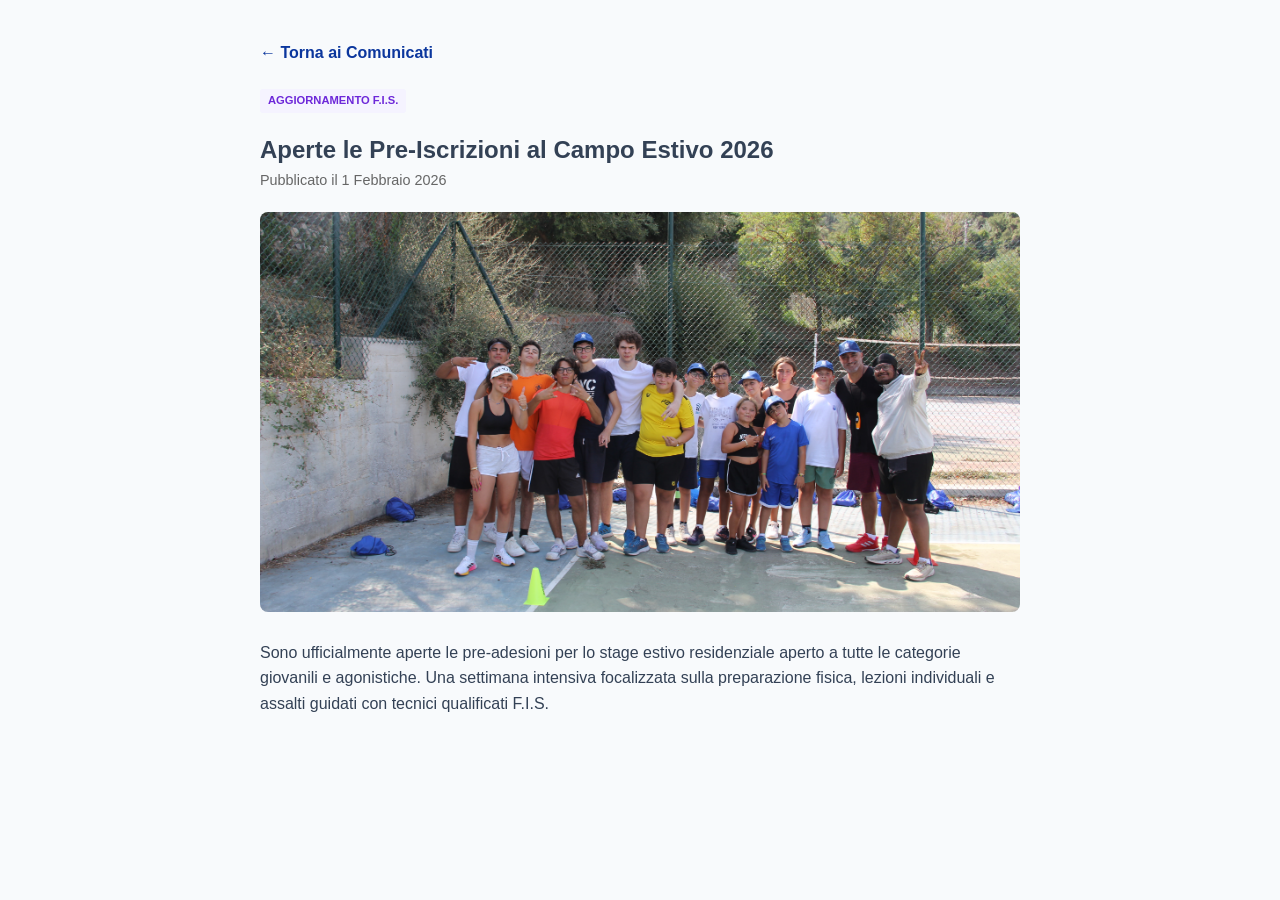
<file: summercapm20264.html>
<!DOCTYPE html>
<html lang="it">
<head>
    <meta charset="UTF-8">
    <meta name="viewport" content="width=device-width, initial-scale=1.0">
    <title>Campo Estivo di Scherma - Messina Scherma</title>
    <link rel="stylesheet" href="look.css">
</head>
<body>
    <main class="page-container" style="padding-top: 40px; max-width: 800px; margin: 0 auto;">
        <a href="announcement.html" style="text-decoration:none; color:var(--primary-blue, #0056b3); font-weight:bold;">&larr; Torna ai Comunicati</a>
        <article style="margin-top: 20px;">
            <span class="badge tag-federal">Aggiornamento F.I.S.</span>
            <h1 style="margin-top: 10px;">Aperte le Pre-Iscrizioni al Campo Estivo 2026</h1>
            <p style="color: #666; font-size: 0.9rem;">Pubblicato il 1 Febbraio 2026</p>
            <img src="news-summer camp.JPG" alt="Campo Estivo di Scherma" style="width: 100%; border-radius: 8px; margin: 20px 0; max-height: 400px; object-fit: cover;">
            <p>Sono ufficialmente aperte le pre-adesioni per lo stage estivo residenziale aperto a tutte le categorie giovanili e agonistiche. Una settimana intensiva focalizzata sulla preparazione fisica, lezioni individuali e assalti guidati con tecnici qualificati F.I.S.</p>
        </article>
    </main>
</body>
</html>
</file>
<file: look.css>
/* ==========================================================================
   MASTER CSS BRANDING SYSTEM (MODICA DESIGN SCHEMA)
   ========================================================================== */

:root {
    /* Color Palette */
    --primary-blue: #0B369D;     /* Deep Prestige Fencing Navy Blue */
    --accent-sky: #0284C7;       /* Bright Electric Piste Cyan Accent */
    --accent-gold: #EAB308;      /* Medal Gold Highlight Accent */
    --navy-dark: #0F172A;        /* Deep Slate Secondary Dark Text */
    --text-dark: #334155;        /* Regular Body Copy Color text */
    --bg-light: #F8FAFC;         /* Cool Institutional Light Grey Base */
    --transition-speed: 0.25s;   /* Global Interactive Interface Speed */
}

/* Global Reset Rule */
* {
    margin: 0;
    padding: 0;
    box-sizing: border-box;
}

body {
    font-family: 'Montserrat', sans-serif;
    background-color: var(--bg-light);
    color: var(--text-dark);
    line-height: 1.6;
    overflow-x: hidden;
}

/* --- Navigation Header Architecture --- */
nav {
    background-color: #FFFFFF;
    border-bottom: 3px solid var(--primary-blue);
    display: flex;
    align-items: center;
    justify-content: space-between;
    padding: 5px 5%;
    position: sticky;
    top: 0;
    z-index: 1000;
    box-shadow: 0 4px 15px rgba(0,0,0,0.05);
}

.nav-logo {
    height: 150px;          /* Increased from 65px to make it bold and visible */
    width: auto;
    object-fit: contain;
    display: block;
    align-self: center;
    transition: transform var(--transition-speed);
}

.nav-logo:hover {
    transform: scale(1.03);
}

.nav-content {
    display: flex;
    flex-direction: column;
    align-items: flex-end;
    gap: 6px;
}

.nav-title {
    font-weight: 800;
    font-size: 1.4rem;
    color: var(--primary-blue);
    letter-spacing: -0.5px;
    text-transform: uppercase;
}

.nav-links {
    display: flex;
    gap: 25px;
}

.nav-links a {
    text-decoration: none;
    color: var(--text-dark);
    font-weight: 600;
    font-size: 0.9rem;
    text-transform: uppercase;
    position: relative;
    padding-bottom: 4px;
    transition: color var(--transition-speed);
}

.nav-links a:hover, 
.nav-links a.active {
    color: var(--primary-blue);
}

.nav-links a::after {
    content: '';
    position: absolute;
    width: 0;
    height: 2px;
    bottom: 0;
    left: 0;
    background-color: var(--accent-sky);
    transition: width var(--transition-speed) ease;
}

.nav-links a:hover::after,
.nav-links a.active::after {
    width: 100%;
}

/* --- Base Styling for Federation Link Containers --- */
.fed-link {
    display: inline-block;
    vertical-align: middle;
    transition: transform var(--transition-speed);
}

.fed-logo-img {
    width: auto;
    display: block;
    object-fit: contain;
}

/* --- Individual Custom Controls for Italian Federation (F.I.S.) Logo --- */
.fis-logo {
    margin-left: 15px; /* Spacing from main logo */
    margin-right: 10px;
}

.fis-logo .fed-logo-img {
    height: 135px; /* Custom size for F.I.S. logo */
}

.fis-logo:hover {
    transform: scale(1.05);
}

/* --- Individual Custom Controls for Sicilian Federation Logo --- */
.sicilia-logo {
    margin-left: 5px;
    margin-right: 20px; /* Spacing before the title/links block */
}

.sicilia-logo .fed-logo-img {
    height: 135px; /* Custom size for Sicilia logo */
}

.sicilia-logo:hover {
    transform: scale(1.05);
}

/* --- Hero Banner Layout --- */
.hero-strip {
    background-color: var(--navy-dark);
    background-image: linear-gradient(135deg, rgba(11, 54, 157, 0.85), rgba(15, 23, 42, 0.9)), url('hero-piste.jpg');
    background-size: cover;
    background-position: center;
    padding: 120px 5%;
    position: relative;
    color: #0B369D;
    text-align: left;
}

.hero-inner {
    max-width: 700px;
    position: relative;
    z-index: 5;
    
    /* Translucent Blue Card Background */
    background-color: rgba(11, 54, 157, 0.65); /* Blue with 65% transparency */
    padding: 35px;
    border-radius: 8px;
    backdrop-filter: blur(5px); /* Optional: Soft blur effect behind the box */
    border: 1px solid rgba(255, 255, 255, 0.15); /* Subtle border outline */
}

.hero-subtitle {
    color: var(--accent-gold);
    text-transform: uppercase;
    font-weight: 700;
    font-size: 0.9rem;
    letter-spacing: 2px;
    display: inline-block;
    margin-bottom: 15px;
}

.hero-strip h1 {
    color: cyan;
    font-size: 3.2rem;
    font-weight: 800;
    line-height: 1.15;
    margin-bottom: 20px;
    letter-spacing: -1px;
}

.text-highlight {
    color: var(--accent-gold);
}

.hero-strip p {
    font-size: 1.2rem;
    color: #E2E8F0;
    margin-bottom: 35px;
    max-width: 650px;
}

/* Buttons Component */
.hero-actions {
    display: flex;
    gap: 15px;
    flex-wrap: wrap;
}

.btn-primary, .btn-secondary {
    padding: 14px 28px;
    font-weight: 700;
    font-size: 0.95rem;
    text-transform: uppercase;
    text-decoration: none;
    border-radius: 4px;
    transition: all var(--transition-speed);
}

.btn-primary {
    background-color: var(--accent-sky);
    color: #FFFFFF;
    box-shadow: 0 4px 14px rgba(2, 132, 199, 0.4);
}

.btn-primary:hover {
    background-color: var(--primary-blue);
    transform: translateY(-2px);
}

.btn-secondary {
    background-color: transparent;
    color: #FFFFFF;
    border: 2px solid #FFFFFF;
}

.btn-secondary:hover {
    background-color: #FFFFFF;
    color: var(--navy-dark);
    transform: translateY(-2px);
}

/* --- Main Layout Grid Frameworks --- */
.home-container, .page-container {
    max-width: 1200px;
    margin: 60px auto;
    padding: 0 20px;
}

/* Sections Shared Heading Patterns */
.section-heading, .page-header {
    text-align: center;
    margin-bottom: 50px;
}

.section-heading h2, .page-header h1 {
    font-size: 2.2rem;
    color: var(--navy-dark);
    font-weight: 800;
    position: relative;
    display: inline-block;
    padding-bottom: 12px;
}

.section-heading h2::after, .page-header h1::after {
    content: '';
    position: absolute;
    width: 60px;
    height: 4px;
    background-color: var(--primary-blue);
    bottom: 0;
    left: 50%;
    transform: translateX(-50%);
}

.section-sub, .lead-text {
    font-size: 1.1rem;
    color: #64748B;
    margin-top: 15px;
}

/* Three Columns Discipline Cards */
.discipline-grid {
    display: grid;
    grid-template-columns: repeat(auto-fit, minmax(320px, 1fr));
    gap: 30px;
    margin-top: 20px;
}

.discipline-card {
    background-color: #FFFFFF;
    border-radius: 6px;
    overflow: hidden;
    box-shadow: 0 4px 20px rgba(0,0,0,0.03);
    border-bottom: 3px solid #E2E8F0;
    transition: border-color var(--transition-speed), transform var(--transition-speed);
}

.discipline-card:hover {
    border-color: var(--primary-blue);
    transform: translateY(-5px);
}

.card-media-placeholder {
    width: 100%;
    height: 200px;
    background-color: #CBD5E1;
    display: flex;
    align-items: center;
    justify-content: center;
    color: #475569;
    font-weight: 600;
    font-size: 0.9rem;
    background-size: cover;
    background-position: center;
}

.card-body {
    padding: 25px;
}

.card-body h3 {
    font-size: 1.3rem;
    color: var(--navy-dark);
    margin-bottom: 10px;
}

/* Institutional Callout Box */
.institutional-callout {
    background-color: #FFFFFF;
    border-left: 5px solid var(--accent-gold);
    padding: 40px;
    margin: 70px 0;
    box-shadow: 0 4px 20px rgba(0,0,0,0.02);
}

.callout-content p {
    font-family: 'Playfair Display', serif;
    font-style: italic;
    font-size: 1.35rem;
    color: var(--navy-dark);
    line-height: 1.5;
}

.callout-author {
    display: block;
    margin-top: 15px;
    font-weight: 700;
    text-transform: uppercase;
    font-size: 0.85rem;
    color: #64748B;
    letter-spacing: 1px;
}

/* Sponsors Row */
.sponsor-ribbon {
    border-top: 1px solid #E2E8F0;
    padding-top: 40px;
    text-align: center;
}

.sponsor-title {
    font-size: 0.8rem;
    text-transform: uppercase;
    font-weight: 700;
    color: #94A3B8;
    letter-spacing: 1.5px;
}

.sponsor-logo-track {
    display: flex;
    justify-content: center;
    gap: 50px;
    align-items: center;
    margin-top: 25px;
    flex-wrap: wrap;
}

.sponsor-placeholder {
    color: #64748B;
    font-weight: 700;
    font-size: 1.1rem;
    opacity: 0.7;
}

/* --- Layout Footer Block --- */
footer {
    background-color: var(--navy-dark);
    color: #94A3B8;
    padding: 30px 0;
    text-align: center;
    font-size: 0.9rem;
    border-top: 4px solid var(--accent-sky);
}

/* Responsive Adjustments */
@media(max-width: 768px) {
    nav { flex-direction: column; gap: 15px; text-align: center; }
    .nav-content { align-items: center; }
    .hero-strip h1 { font-size: 2.2rem; }
    .fis-logo, .sicilia-logo { margin: 0 5px; }
}

/* --- News Badges & Media Links --- */
.badge { font-size: 0.7rem; font-weight: 700; text-transform: uppercase; padding: 3px 8px; border-radius: 3px; display: inline-block; margin-bottom: 8px; }
.tag-institutional { background-color: #EFF6FF; color: var(--primary-blue); }
.tag-tournament { background-color: #FEF3C7; color: #B45309; }
.tag-schedule { background-color: #F0FDF4; color: #15803D; }
.tag-federal { background-color: #F5F3FF; color: #6D28D9; }

/* Image Links for the Announcement Grid */
#media-news-1 { background-image: url('image_3be119.jpg'); }
#media-news-2 { background-image: url('image_465906.jpg'); }
#media-news-3 { background-image: url('hero-piste.jpg'); }

/* --- Staff Photo Placeholders --- */
#staff-master { background-image: url('hero-piste.jpg'); }      /* Swap with an actual coach photo later if you want */
#staff-instructor { background-image: url('image_3be119.jpg'); }  /* Reuse existing placeholder image */
#staff-prep { background-image: url('image_465906.jpg'); }        /* Reuse existing placeholder image */
</file>
